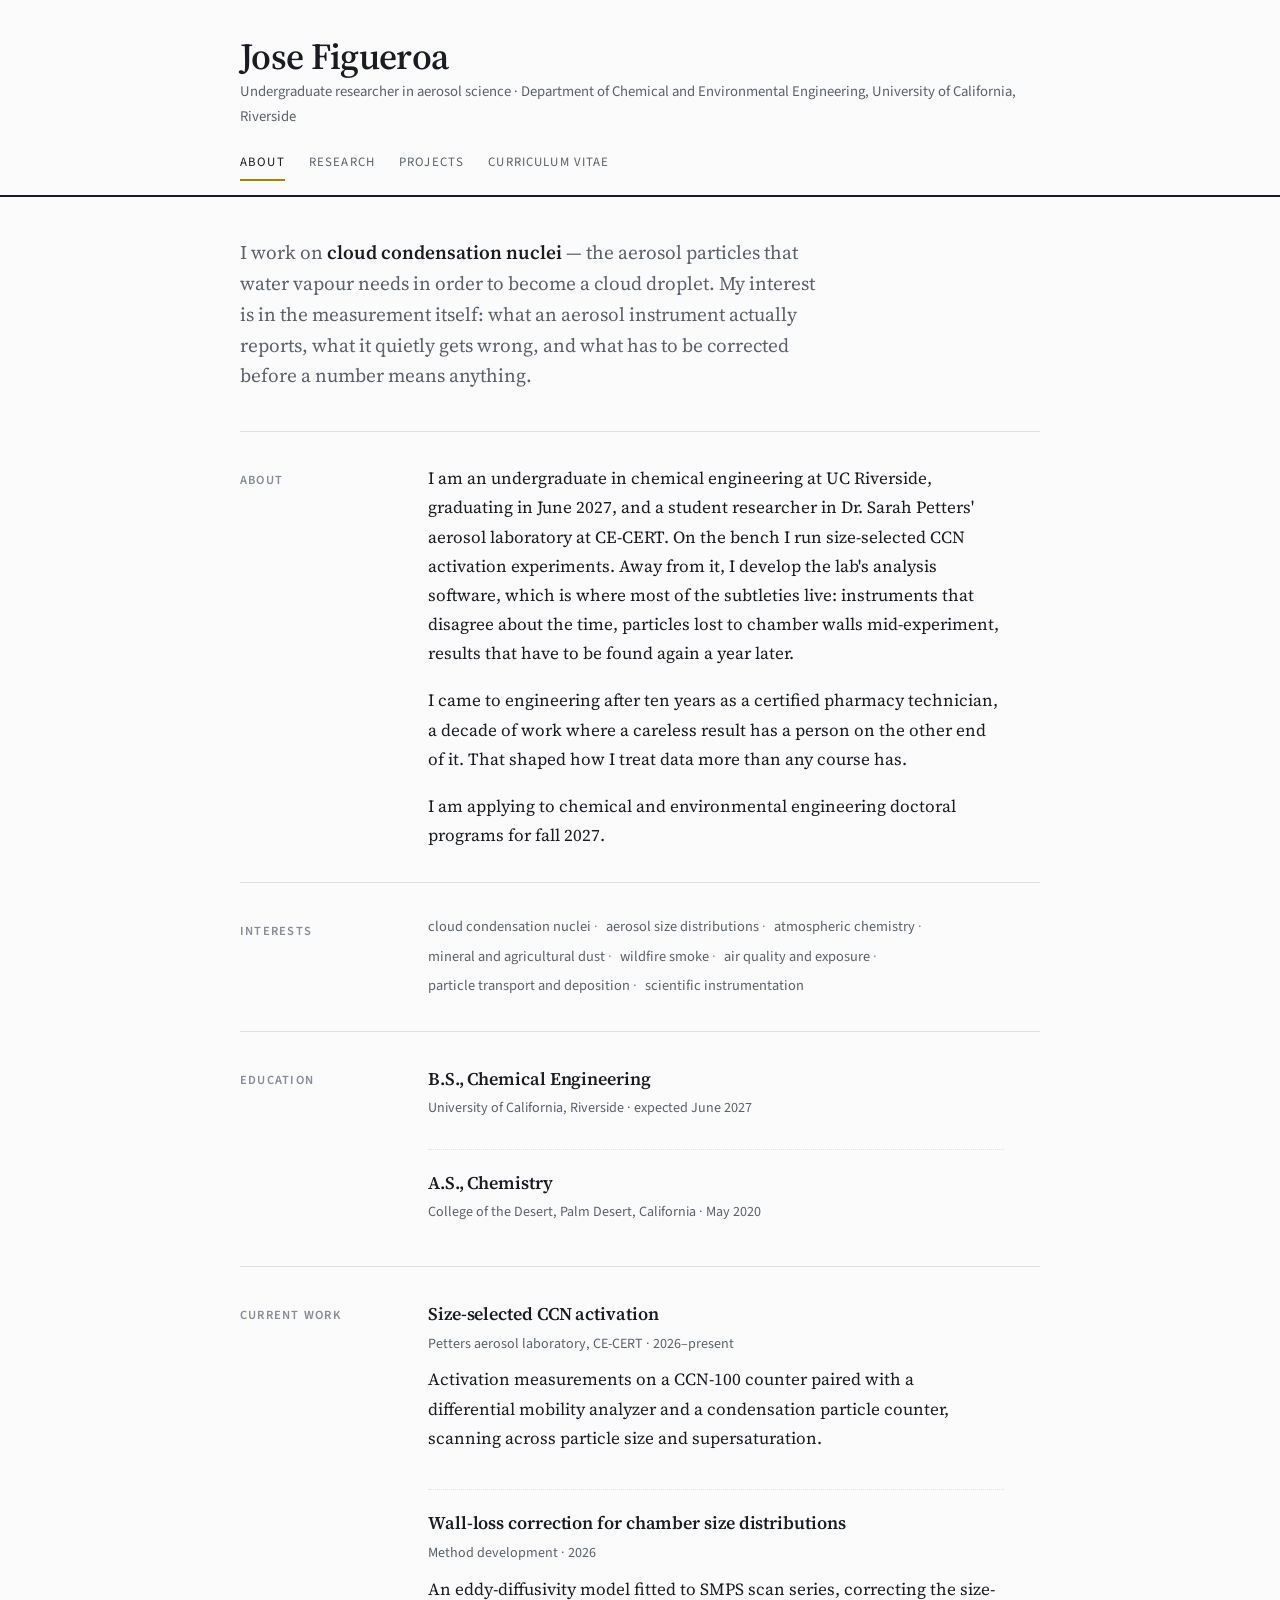
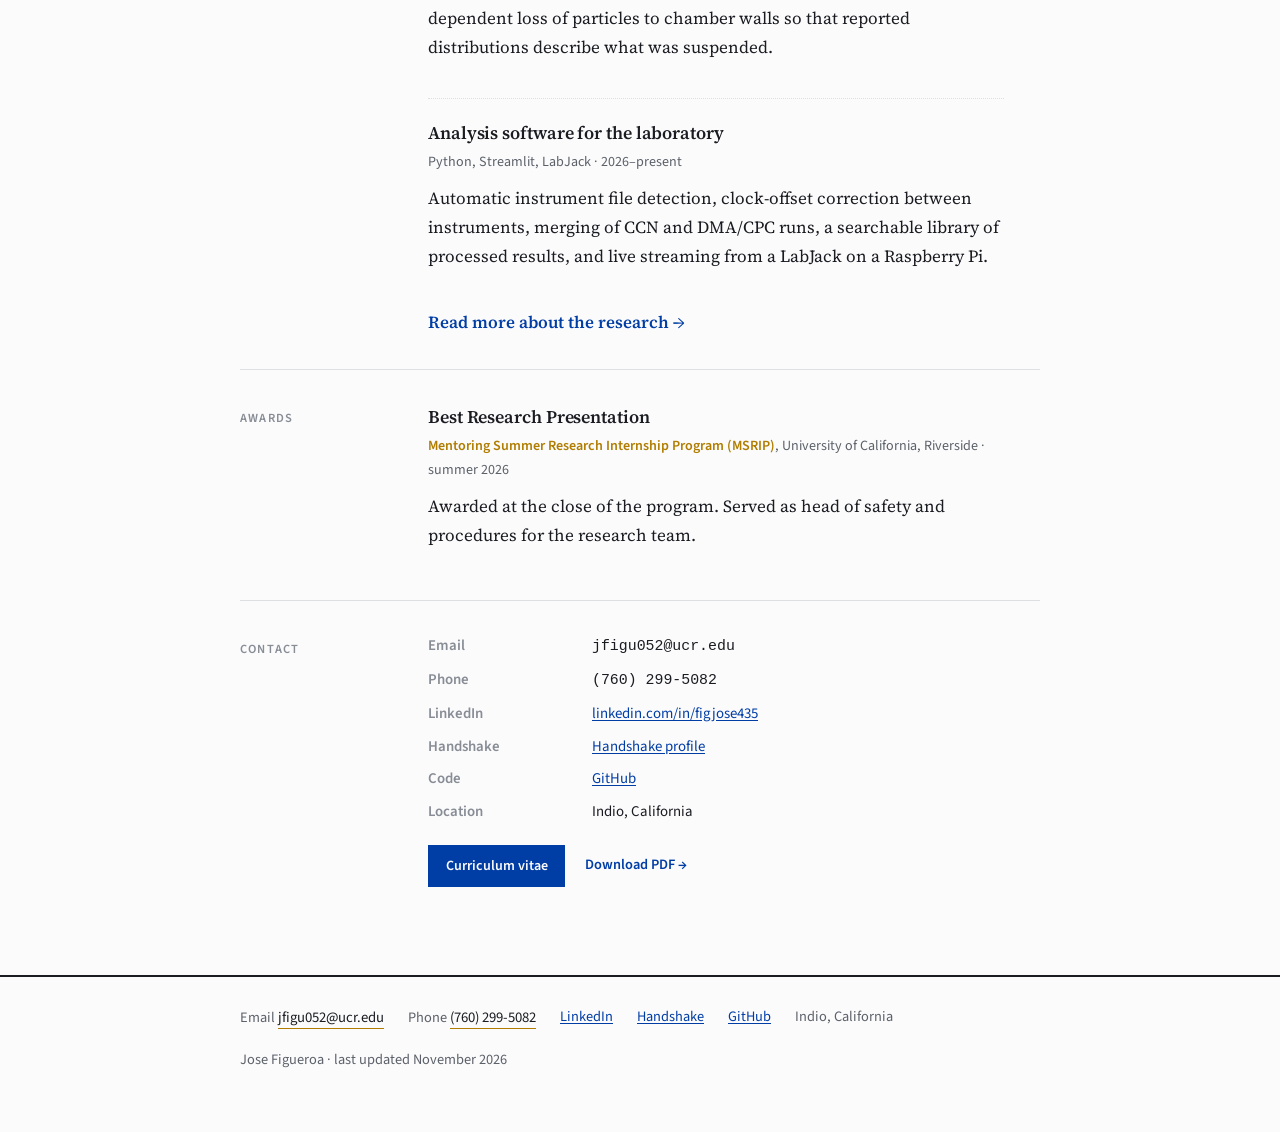
<file: index.html>
<!doctype html>
<html lang="en">
<head>
<meta charset="utf-8">
<meta name="viewport" content="width=device-width,initial-scale=1,viewport-fit=cover">
<meta name="claude:viewport-fit-sides" content="cover">
<title>Jose Figueroa</title>
<link rel="preconnect" href="https://fonts.googleapis.com">
<link rel="preconnect" href="https://fonts.gstatic.com" crossorigin>
<link rel="stylesheet" href="https://fonts.googleapis.com/css2?family=Source+Sans+3:wght@400;600&family=Source+Serif+4:opsz,wght@8..60,400;8..60,600&display=swap">
<link rel="stylesheet" href="style.css">
</head>
<body>
<header class="masthead"><div class="wrap">
  <h1 class="name"><a href="index.html">Jose Figueroa</a></h1>
  <p class="role">Undergraduate researcher in aerosol science &middot; Department of Chemical and Environmental Engineering, University of California, Riverside</p>
  <nav aria-label="Main">
    <a href="index.html" aria-current="page">About</a>
    <a href="research.html">Research</a>
    <a href="projects.html">Projects</a>
    <a href="resume.html">Curriculum Vitae</a>
  </nav>
</div></header>

<main><div class="wrap">

<p class="standfirst">I work on <strong>cloud condensation nuclei</strong> &mdash; the aerosol particles that water vapour needs in order to become a cloud droplet. My interest is in the measurement itself: what an aerosol instrument actually reports, what it quietly gets wrong, and what has to be corrected before a number means anything.</p>

<div class="row">
  <h2>About</h2>
  <div class="col">
    <p>I am an undergraduate in chemical engineering at UC Riverside, graduating in June 2027, and a student researcher in Dr.&nbsp;Sarah Petters' aerosol laboratory at CE-CERT. On the bench I run size-selected CCN activation experiments. Away from it, I develop the lab's analysis software, which is where most of the subtleties live: instruments that disagree about the time, particles lost to chamber walls mid-experiment, results that have to be found again a year later.</p>
    <p>I came to engineering after ten years as a certified pharmacy technician, a decade of work where a careless result has a person on the other end of it. That shaped how I treat data more than any course has.</p>
    <p>I am applying to chemical and environmental engineering doctoral programs for fall 2027.</p>
  </div>
</div>

<div class="row">
  <h2>Interests</h2>
  <div class="col">
    <ul class="keywords">
      <li>cloud condensation nuclei</li>
      <li>aerosol size distributions</li>
      <li>atmospheric chemistry</li>
      <li>mineral and agricultural dust</li>
      <li>wildfire smoke</li>
      <li>air quality and exposure</li>
      <li>particle transport and deposition</li>
      <li>scientific instrumentation</li>
    </ul>
  </div>
</div>

<div class="row">
  <h2>Education</h2>
  <div class="col">
    <div class="item">
      <h3>B.S., Chemical Engineering</h3>
      <p class="cite">University of California, Riverside &middot; expected June 2027</p>
    </div>
    <div class="item">
      <h3>A.S., Chemistry</h3>
      <p class="cite">College of the Desert, Palm Desert, California &middot; May 2020</p>
    </div>
  </div>
</div>

<div class="row">
  <h2>Current work</h2>
  <div class="col">
    <div class="item">
      <h3>Size-selected CCN activation</h3>
      <p class="cite">Petters aerosol laboratory, CE-CERT &middot; 2026&ndash;present</p>
      <p>Activation measurements on a CCN-100 counter paired with a differential mobility analyzer and a condensation particle counter, scanning across particle size and supersaturation.</p>
    </div>
    <div class="item">
      <h3>Wall-loss correction for chamber size distributions</h3>
      <p class="cite">Method development &middot; 2026</p>
      <p>An eddy-diffusivity model fitted to SMPS scan series, correcting the size-dependent loss of particles to chamber walls so that reported distributions describe what was suspended.</p>
    </div>
    <div class="item">
      <h3>Analysis software for the laboratory</h3>
      <p class="cite">Python, Streamlit, LabJack &middot; 2026&ndash;present</p>
      <p>Automatic instrument file detection, clock-offset correction between instruments, merging of CCN and DMA/CPC runs, a searchable library of processed results, and live streaming from a LabJack on a Raspberry Pi.</p>
    </div>
    <p><a class="link-arrow" href="research.html">Read more about the research</a></p>
  </div>
</div>

<div class="row">
  <h2>Awards</h2>
  <div class="col">
    <div class="item">
      <h3>Best Research Presentation</h3>
      <p class="cite"><em>Mentoring Summer Research Internship Program (MSRIP)</em>, University of California, Riverside &middot; summer 2026</p>
      <p>Awarded at the close of the program. Served as head of safety and procedures for the research team.</p>
    </div>
  </div>
</div>

<div class="row">
  <div class="rowhead">Contact</div>
  <div class="col">
    <dl class="deflist">
      <dt>Email</dt><dd><code>jfigu052@ucr.edu</code></dd>
      <dt>Phone</dt><dd><code>(760) 299-5082</code></dd>
      <dt>LinkedIn</dt><dd><a href="https://www.linkedin.com/in/figjose435">linkedin.com/in/figjose435</a></dd>
      <dt>Handshake</dt><dd><a href="https://app.joinhandshake.com/profiles/rjaf6t">Handshake profile</a></dd>
      <dt>Code</dt><dd><a href="https://github.com/josefigueroa-435">GitHub</a></dd>
      <dt>Location</dt><dd>Indio, California</dd>
    </dl>
    <div class="actions">
      <a class="btn" href="resume.html">Curriculum vitae</a>
      <a class="link-arrow" href="Jose-Figueroa-Resume.pdf">Download PDF</a>
    </div>
  </div>
</div>

</div></main>

<footer><div class="wrap">
  <ul class="contact">
    <li>Email <code>jfigu052@ucr.edu</code></li>
    <li>Phone <code>(760) 299-5082</code></li>
    <li><a href="https://www.linkedin.com/in/figjose435">LinkedIn</a></li>
    <li><a href="https://app.joinhandshake.com/profiles/rjaf6t">Handshake</a></li>
    <li><a href="https://github.com/josefigueroa-435">GitHub</a></li>
    <li>Indio, California</li>
  </ul>
  <p>Jose Figueroa &middot; last updated November 2026</p>
</div></footer>
</body>
</html>
</file>
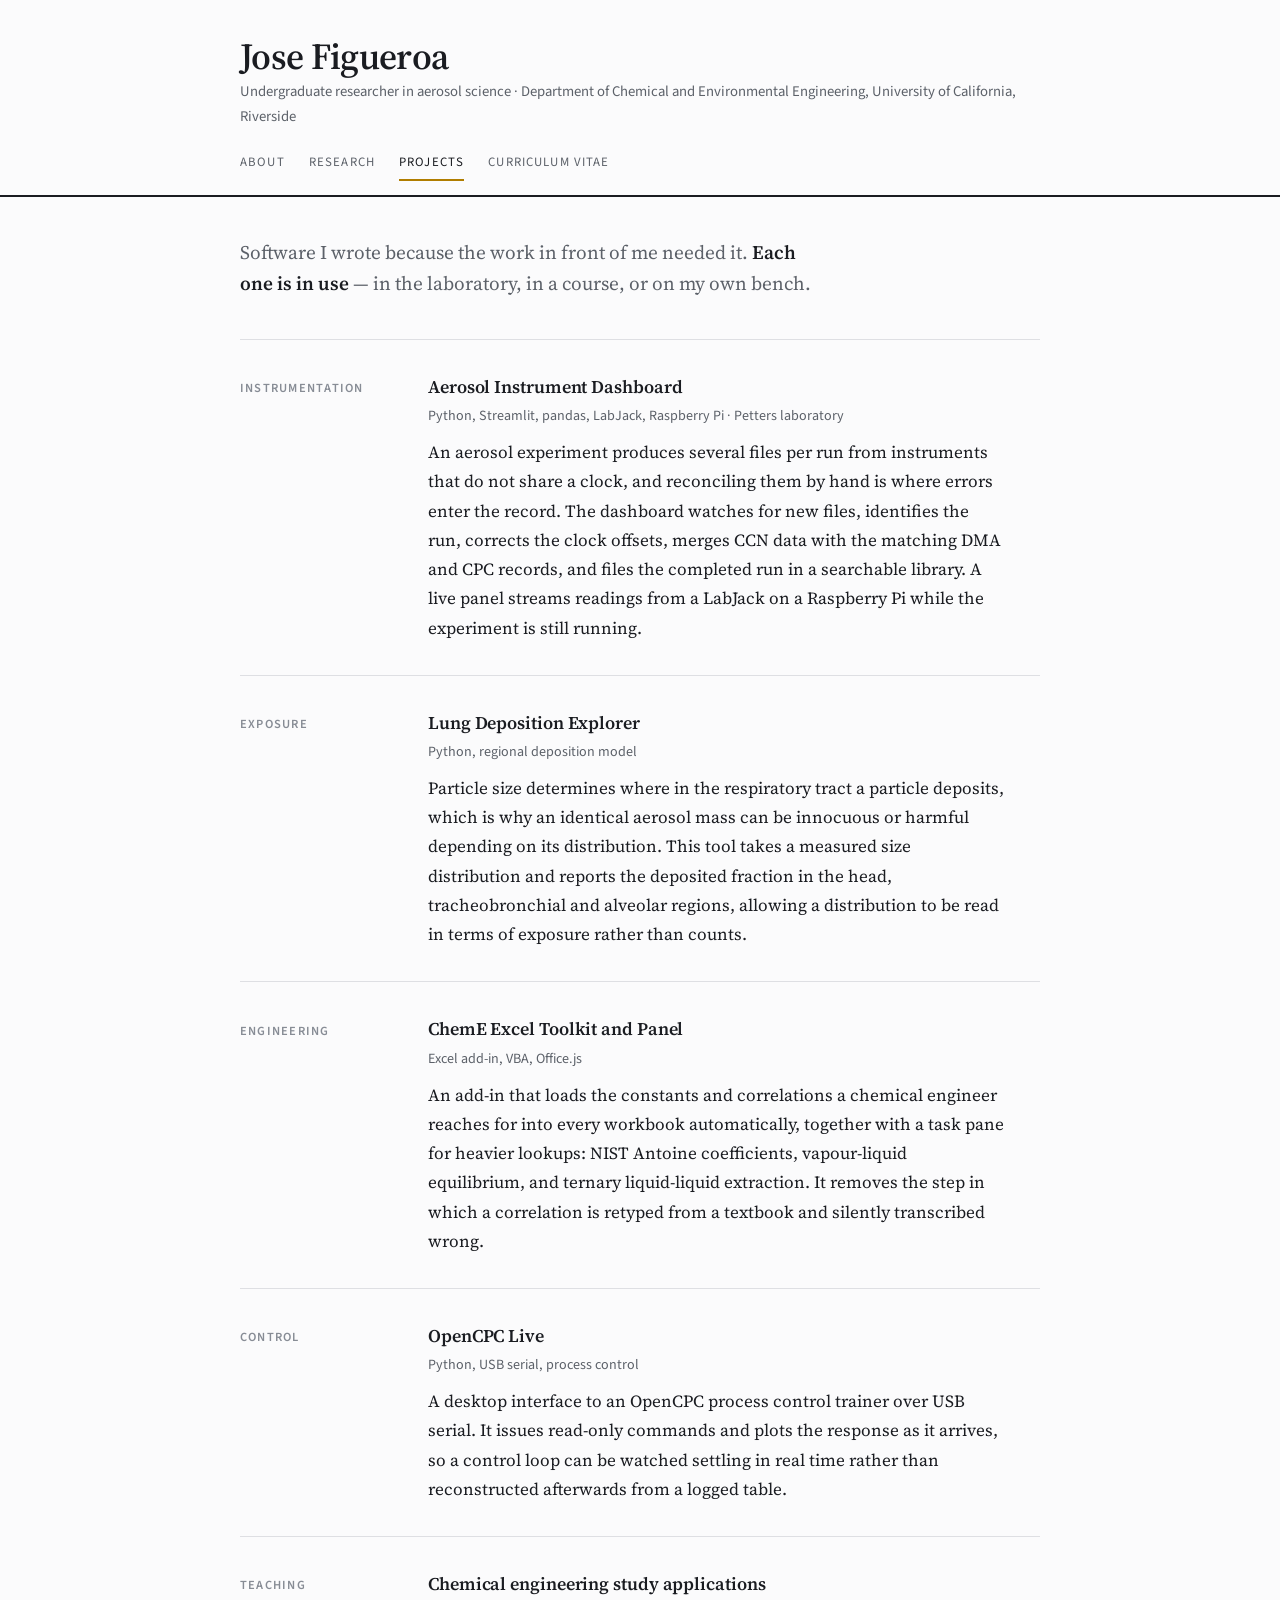
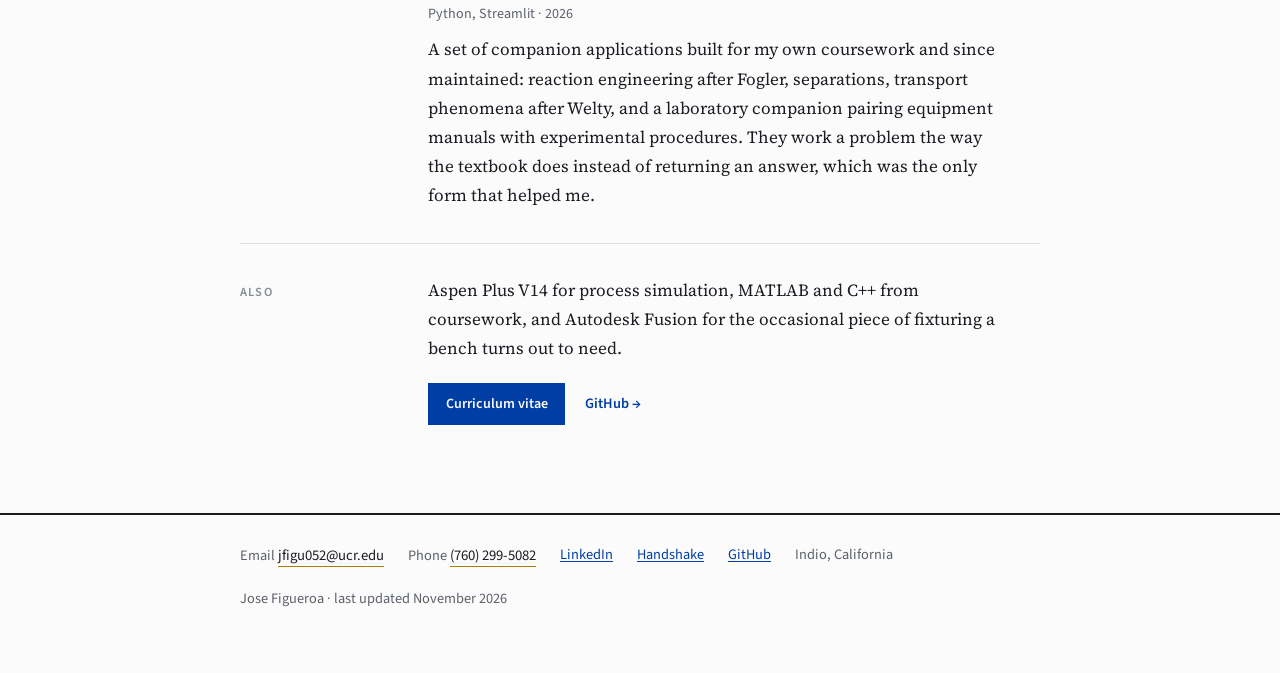
<file: projects.html>
<!doctype html>
<html lang="en">
<head>
<meta charset="utf-8">
<meta name="viewport" content="width=device-width,initial-scale=1,viewport-fit=cover">
<title>Projects &ndash; Jose Figueroa</title>
<link rel="preconnect" href="https://fonts.googleapis.com">
<link rel="preconnect" href="https://fonts.gstatic.com" crossorigin>
<link rel="stylesheet" href="https://fonts.googleapis.com/css2?family=Source+Sans+3:wght@400;600&family=Source+Serif+4:opsz,wght@8..60,400;8..60,600&display=swap">
<link rel="stylesheet" href="style.css">
</head>
<body>
<header class="masthead"><div class="wrap">
  <h1 class="name"><a href="index.html">Jose Figueroa</a></h1>
  <p class="role">Undergraduate researcher in aerosol science &middot; Department of Chemical and Environmental Engineering, University of California, Riverside</p>
  <nav aria-label="Main">
    <a href="index.html">About</a>
    <a href="research.html">Research</a>
    <a href="projects.html" aria-current="page">Projects</a>
    <a href="resume.html">Curriculum Vitae</a>
  </nav>
</div></header>

<main><div class="wrap">

<p class="standfirst">Software I wrote because the work in front of me needed it. <strong>Each one is in use</strong> &mdash; in the laboratory, in a course, or on my own bench.</p>

<div class="row">
  <h2>Instrumentation</h2>
  <div class="col">
    <h3>Aerosol Instrument Dashboard</h3>
    <p class="cite">Python, Streamlit, pandas, LabJack, Raspberry Pi &middot; Petters laboratory</p>
    <p>An aerosol experiment produces several files per run from instruments that do not share a clock, and reconciling them by hand is where errors enter the record. The dashboard watches for new files, identifies the run, corrects the clock offsets, merges CCN data with the matching DMA and CPC records, and files the completed run in a searchable library. A live panel streams readings from a LabJack on a Raspberry Pi while the experiment is still running.</p>
  </div>
</div>

<div class="row">
  <h2>Exposure</h2>
  <div class="col">
    <h3>Lung Deposition Explorer</h3>
    <p class="cite">Python, regional deposition model</p>
    <p>Particle size determines where in the respiratory tract a particle deposits, which is why an identical aerosol mass can be innocuous or harmful depending on its distribution. This tool takes a measured size distribution and reports the deposited fraction in the head, tracheobronchial and alveolar regions, allowing a distribution to be read in terms of exposure rather than counts.</p>
  </div>
</div>

<div class="row">
  <h2>Engineering</h2>
  <div class="col">
    <h3>ChemE Excel Toolkit and Panel</h3>
    <p class="cite">Excel add-in, VBA, Office.js</p>
    <p>An add-in that loads the constants and correlations a chemical engineer reaches for into every workbook automatically, together with a task pane for heavier lookups: NIST Antoine coefficients, vapour-liquid equilibrium, and ternary liquid-liquid extraction. It removes the step in which a correlation is retyped from a textbook and silently transcribed wrong.</p>
  </div>
</div>

<div class="row">
  <h2>Control</h2>
  <div class="col">
    <h3>OpenCPC Live</h3>
    <p class="cite">Python, USB serial, process control</p>
    <p>A desktop interface to an OpenCPC process control trainer over USB serial. It issues read-only commands and plots the response as it arrives, so a control loop can be watched settling in real time rather than reconstructed afterwards from a logged table.</p>
  </div>
</div>

<div class="row">
  <h2>Teaching</h2>
  <div class="col">
    <h3>Chemical engineering study applications</h3>
    <p class="cite">Python, Streamlit &middot; 2026</p>
    <p>A set of companion applications built for my own coursework and since maintained: reaction engineering after Fogler, separations, transport phenomena after Welty, and a laboratory companion pairing equipment manuals with experimental procedures. They work a problem the way the textbook does instead of returning an answer, which was the only form that helped me.</p>
  </div>
</div>

<div class="row">
  <div class="rowhead">Also</div>
  <div class="col">
    <p>Aspen Plus V14 for process simulation, MATLAB and C++ from coursework, and Autodesk Fusion for the occasional piece of fixturing a bench turns out to need.</p>
    <div class="actions">
      <a class="btn" href="resume.html">Curriculum vitae</a>
      <a class="link-arrow" href="https://github.com/josefigueroa-435">GitHub</a>
    </div>
  </div>
</div>

</div></main>

<footer><div class="wrap">
  <ul class="contact">
    <li>Email <code>jfigu052@ucr.edu</code></li>
    <li>Phone <code>(760) 299-5082</code></li>
    <li><a href="https://www.linkedin.com/in/figjose435">LinkedIn</a></li>
    <li><a href="https://app.joinhandshake.com/profiles/rjaf6t">Handshake</a></li>
    <li><a href="https://github.com/josefigueroa-435">GitHub</a></li>
    <li>Indio, California</li>
  </ul>
  <p>Jose Figueroa &middot; last updated November 2026</p>
</div></footer>
</body>
</html>
</file>
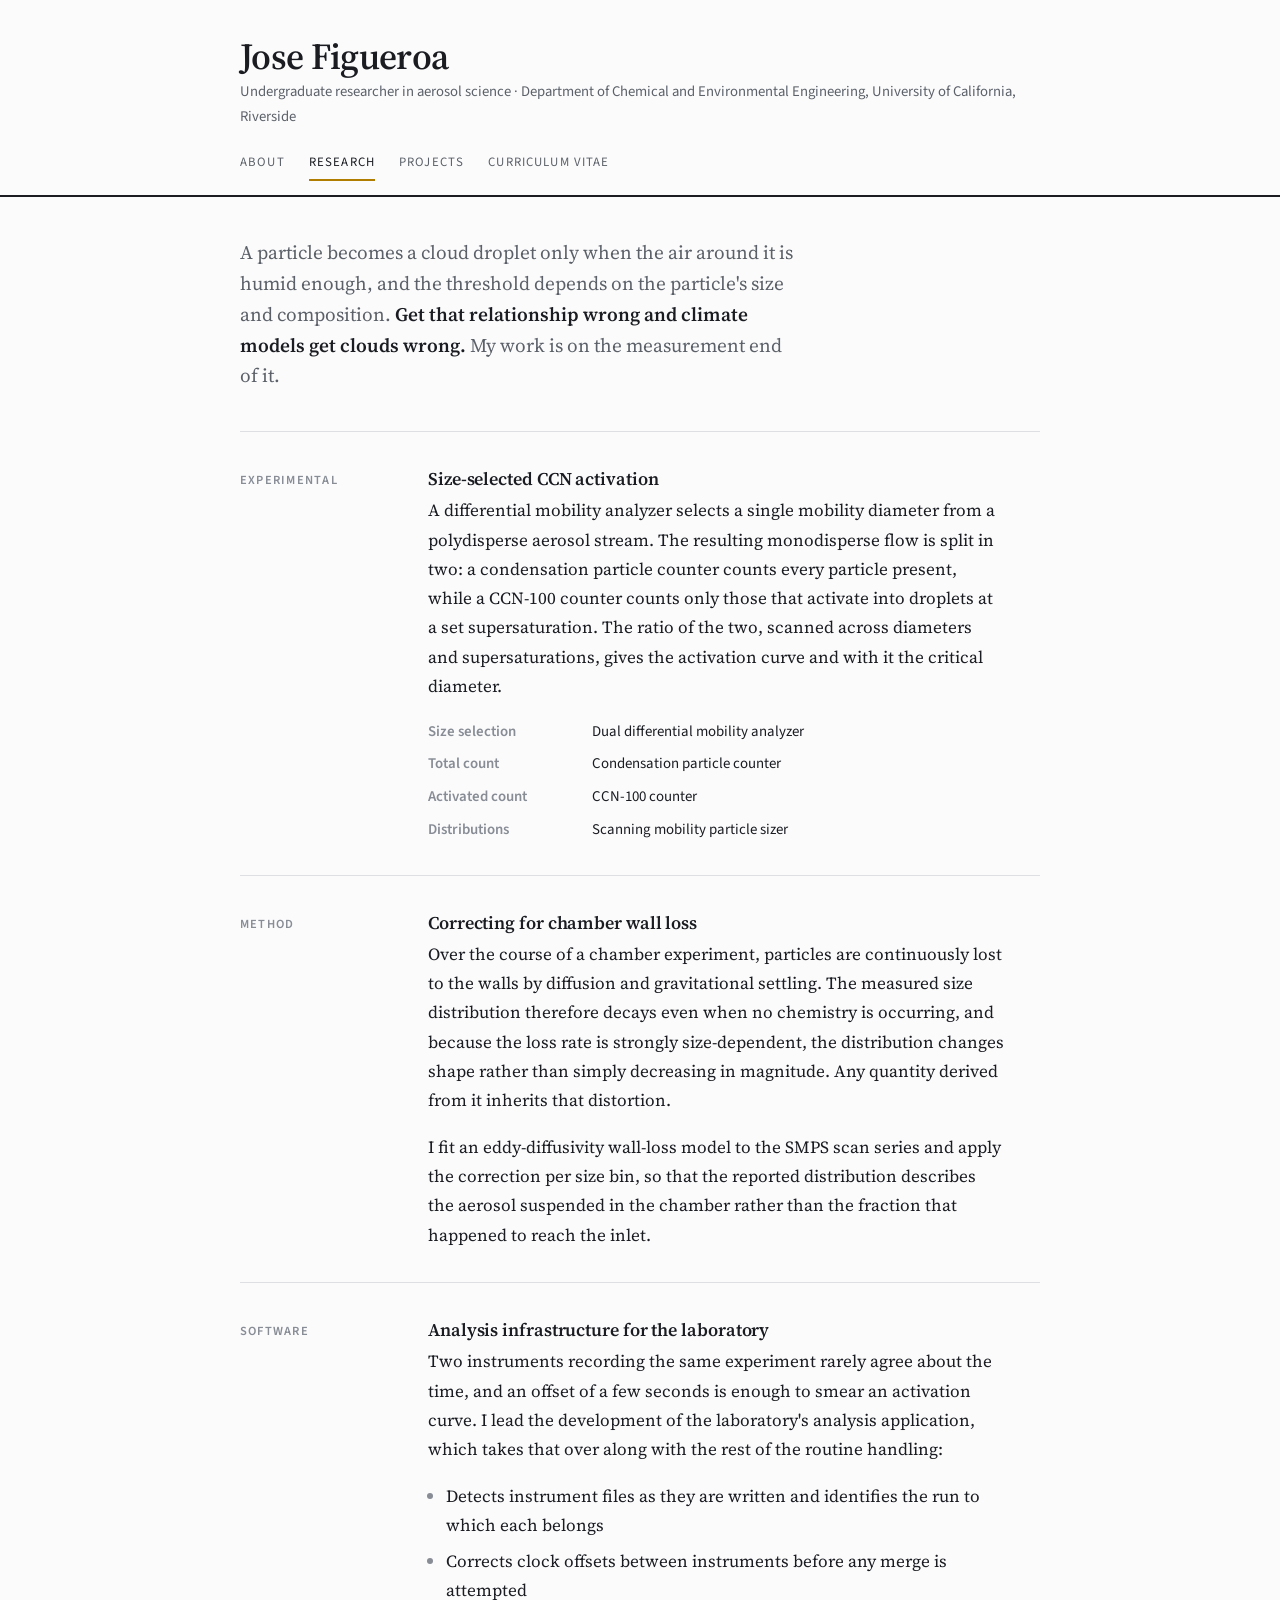
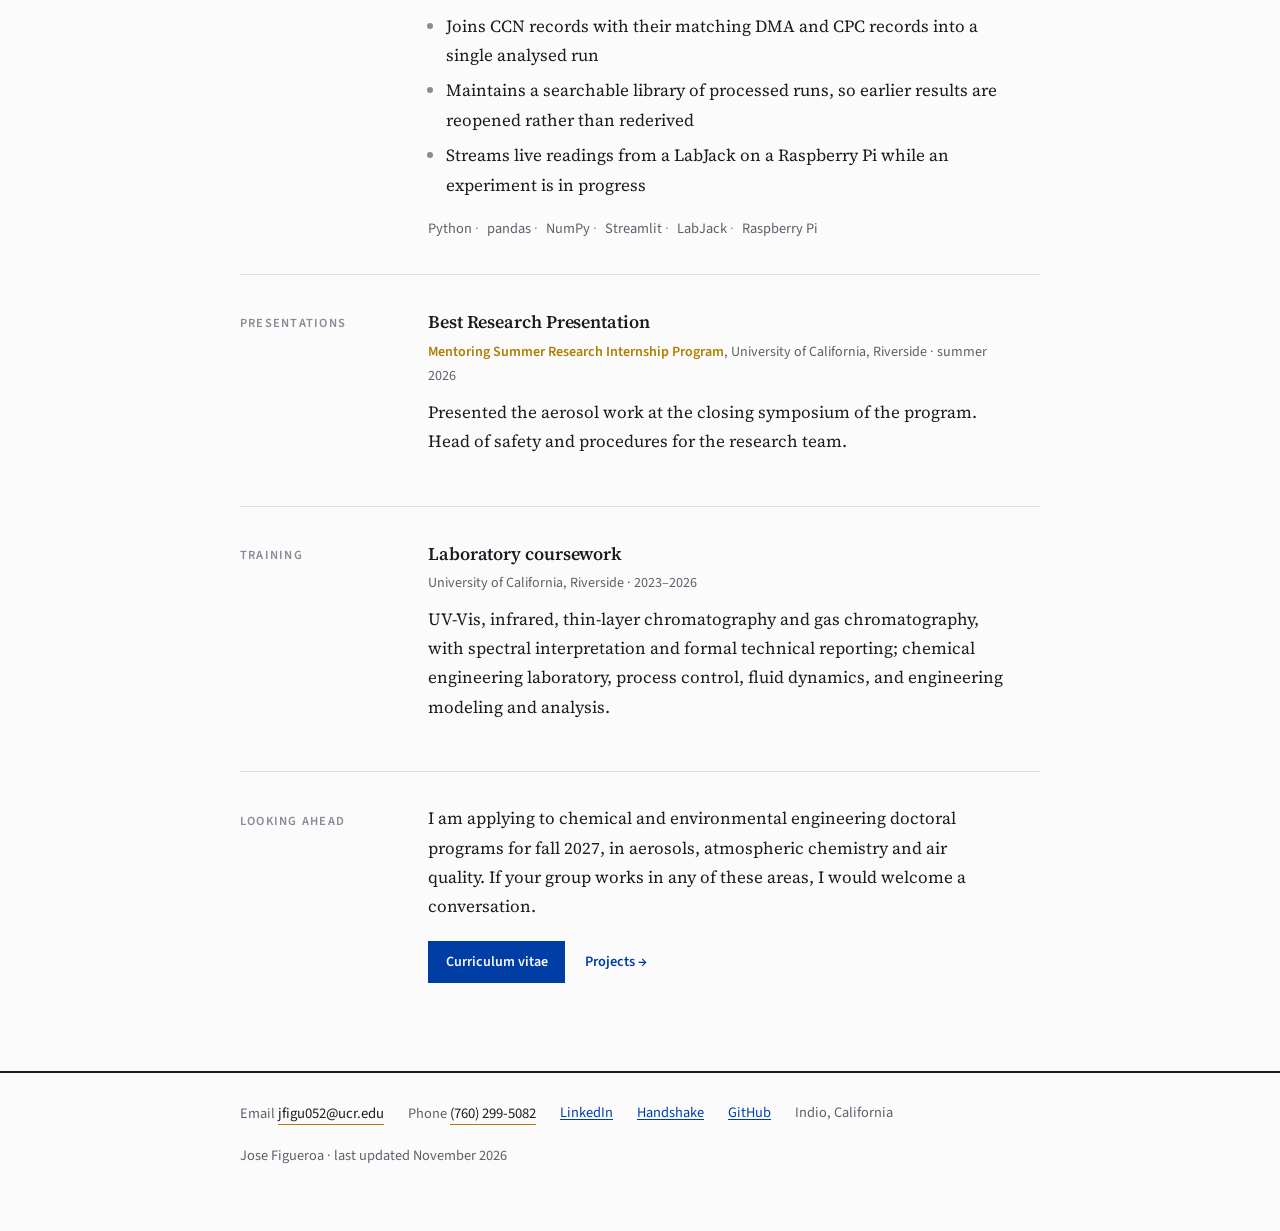
<file: research.html>
<!doctype html>
<html lang="en">
<head>
<meta charset="utf-8">
<meta name="viewport" content="width=device-width,initial-scale=1,viewport-fit=cover">
<title>Research &ndash; Jose Figueroa</title>
<link rel="preconnect" href="https://fonts.googleapis.com">
<link rel="preconnect" href="https://fonts.gstatic.com" crossorigin>
<link rel="stylesheet" href="https://fonts.googleapis.com/css2?family=Source+Sans+3:wght@400;600&family=Source+Serif+4:opsz,wght@8..60,400;8..60,600&display=swap">
<link rel="stylesheet" href="style.css">
</head>
<body>
<header class="masthead"><div class="wrap">
  <h1 class="name"><a href="index.html">Jose Figueroa</a></h1>
  <p class="role">Undergraduate researcher in aerosol science &middot; Department of Chemical and Environmental Engineering, University of California, Riverside</p>
  <nav aria-label="Main">
    <a href="index.html">About</a>
    <a href="research.html" aria-current="page">Research</a>
    <a href="projects.html">Projects</a>
    <a href="resume.html">Curriculum Vitae</a>
  </nav>
</div></header>

<main><div class="wrap">

<p class="standfirst">A particle becomes a cloud droplet only when the air around it is humid enough, and the threshold depends on the particle's size and composition. <strong>Get that relationship wrong and climate models get clouds wrong.</strong> My work is on the measurement end of it.</p>

<div class="row">
  <h2>Experimental</h2>
  <div class="col">
    <h3>Size-selected CCN activation</h3>
    <p>A differential mobility analyzer selects a single mobility diameter from a polydisperse aerosol stream. The resulting monodisperse flow is split in two: a condensation particle counter counts every particle present, while a CCN-100 counter counts only those that activate into droplets at a set supersaturation. The ratio of the two, scanned across diameters and supersaturations, gives the activation curve and with it the critical diameter.</p>
    <dl class="deflist">
      <dt>Size selection</dt><dd>Dual differential mobility analyzer</dd>
      <dt>Total count</dt><dd>Condensation particle counter</dd>
      <dt>Activated count</dt><dd>CCN-100 counter</dd>
      <dt>Distributions</dt><dd>Scanning mobility particle sizer</dd>
    </dl>
  </div>
</div>

<div class="row">
  <h2>Method</h2>
  <div class="col">
    <h3>Correcting for chamber wall loss</h3>
    <p>Over the course of a chamber experiment, particles are continuously lost to the walls by diffusion and gravitational settling. The measured size distribution therefore decays even when no chemistry is occurring, and because the loss rate is strongly size-dependent, the distribution changes shape rather than simply decreasing in magnitude. Any quantity derived from it inherits that distortion.</p>
    <p>I fit an eddy-diffusivity wall-loss model to the SMPS scan series and apply the correction per size bin, so that the reported distribution describes the aerosol suspended in the chamber rather than the fraction that happened to reach the inlet.</p>
  </div>
</div>

<div class="row">
  <h2>Software</h2>
  <div class="col">
    <h3>Analysis infrastructure for the laboratory</h3>
    <p>Two instruments recording the same experiment rarely agree about the time, and an offset of a few seconds is enough to smear an activation curve. I lead the development of the laboratory's analysis application, which takes that over along with the rest of the routine handling:</p>
    <ul>
      <li>Detects instrument files as they are written and identifies the run to which each belongs</li>
      <li>Corrects clock offsets between instruments before any merge is attempted</li>
      <li>Joins CCN records with their matching DMA and CPC records into a single analysed run</li>
      <li>Maintains a searchable library of processed runs, so earlier results are reopened rather than rederived</li>
      <li>Streams live readings from a LabJack on a Raspberry Pi while an experiment is in progress</li>
    </ul>
    <ul class="keywords">
      <li>Python</li><li>pandas</li><li>NumPy</li><li>Streamlit</li><li>LabJack</li><li>Raspberry Pi</li>
    </ul>
  </div>
</div>

<div class="row">
  <h2>Presentations</h2>
  <div class="col">
    <div class="item">
      <h3>Best Research Presentation</h3>
      <p class="cite"><em>Mentoring Summer Research Internship Program</em>, University of California, Riverside &middot; summer 2026</p>
      <p>Presented the aerosol work at the closing symposium of the program. Head of safety and procedures for the research team.</p>
    </div>
  </div>
</div>

<div class="row">
  <h2>Training</h2>
  <div class="col">
    <div class="item">
      <h3>Laboratory coursework</h3>
      <p class="cite">University of California, Riverside &middot; 2023&ndash;2026</p>
      <p>UV-Vis, infrared, thin-layer chromatography and gas chromatography, with spectral interpretation and formal technical reporting; chemical engineering laboratory, process control, fluid dynamics, and engineering modeling and analysis.</p>
    </div>
  </div>
</div>

<div class="row">
  <div class="rowhead">Looking ahead</div>
  <div class="col">
    <p>I am applying to chemical and environmental engineering doctoral programs for fall 2027, in aerosols, atmospheric chemistry and air quality. If your group works in any of these areas, I would welcome a conversation.</p>
    <div class="actions">
      <a class="btn" href="resume.html">Curriculum vitae</a>
      <a class="link-arrow" href="projects.html">Projects</a>
    </div>
  </div>
</div>

</div></main>

<footer><div class="wrap">
  <ul class="contact">
    <li>Email <code>jfigu052@ucr.edu</code></li>
    <li>Phone <code>(760) 299-5082</code></li>
    <li><a href="https://www.linkedin.com/in/figjose435">LinkedIn</a></li>
    <li><a href="https://app.joinhandshake.com/profiles/rjaf6t">Handshake</a></li>
    <li><a href="https://github.com/josefigueroa-435">GitHub</a></li>
    <li>Indio, California</li>
  </ul>
  <p>Jose Figueroa &middot; last updated November 2026</p>
</div></footer>
</body>
</html>
</file>
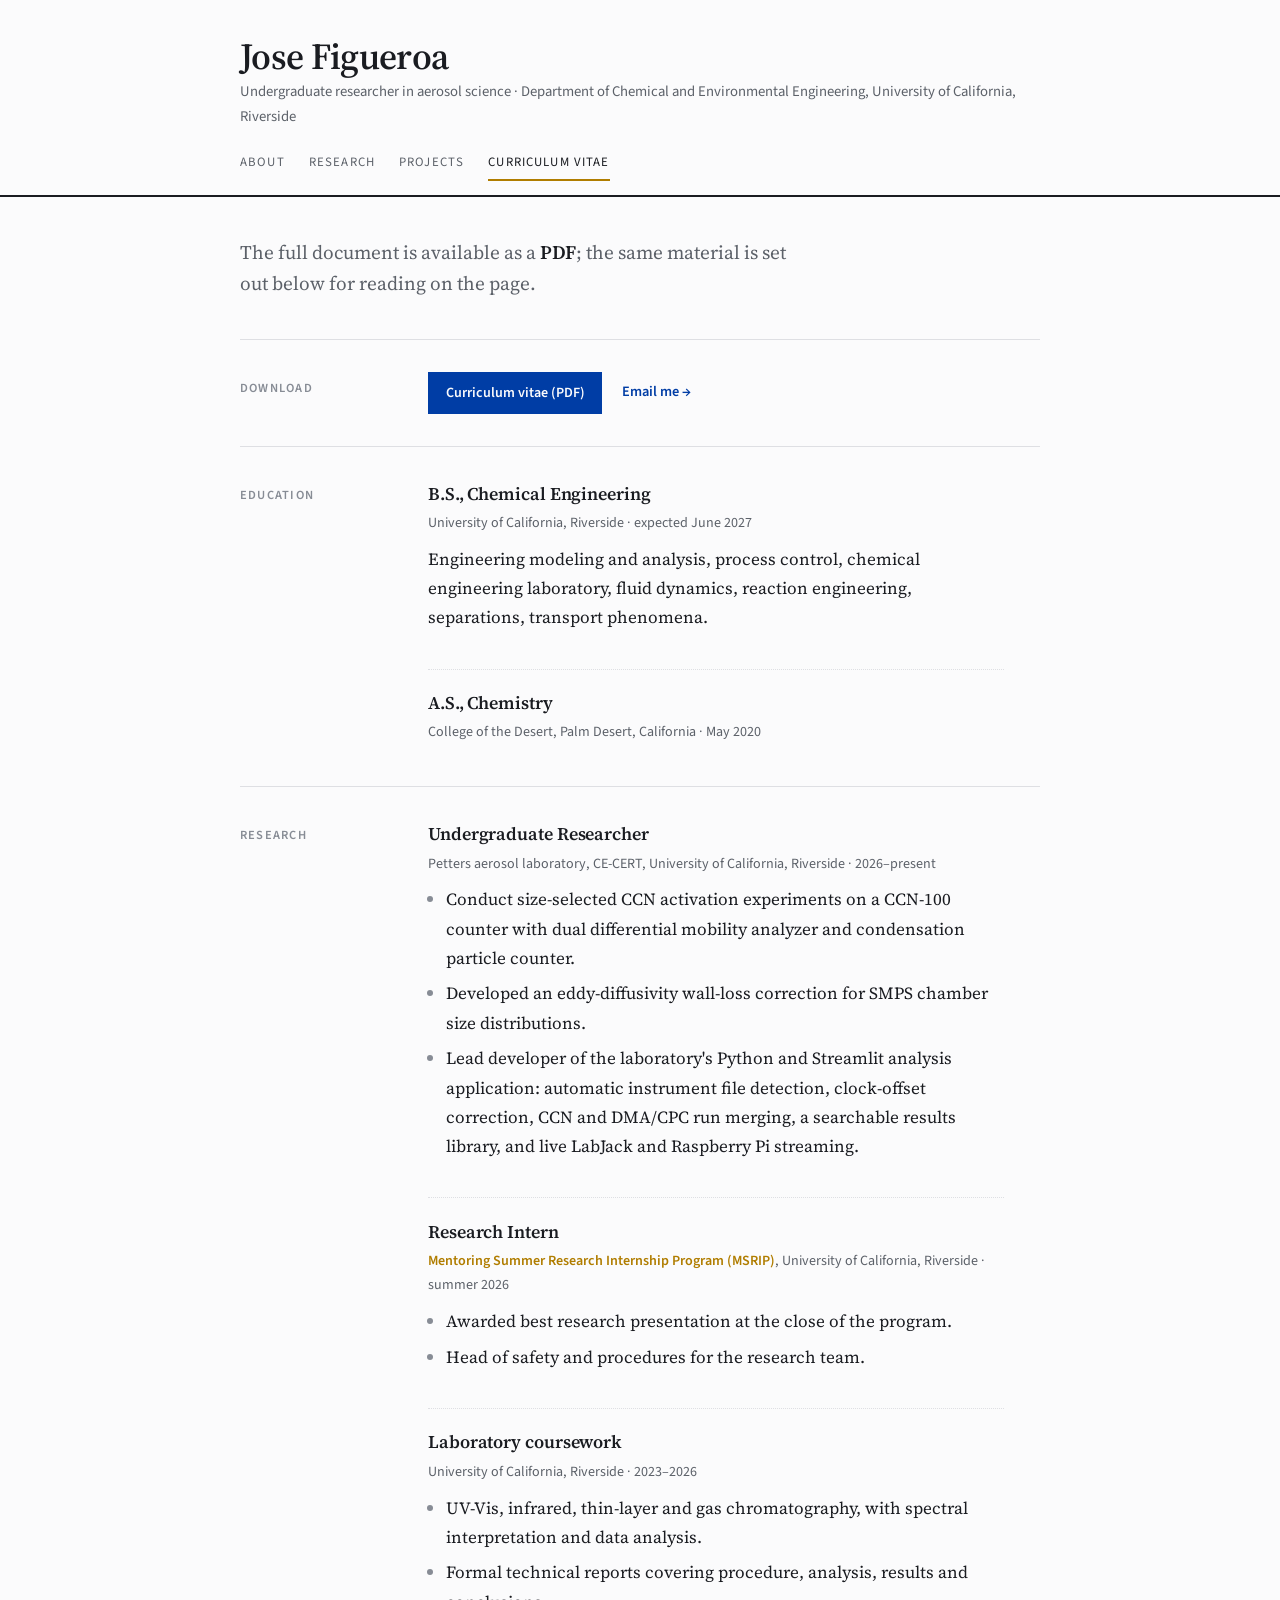
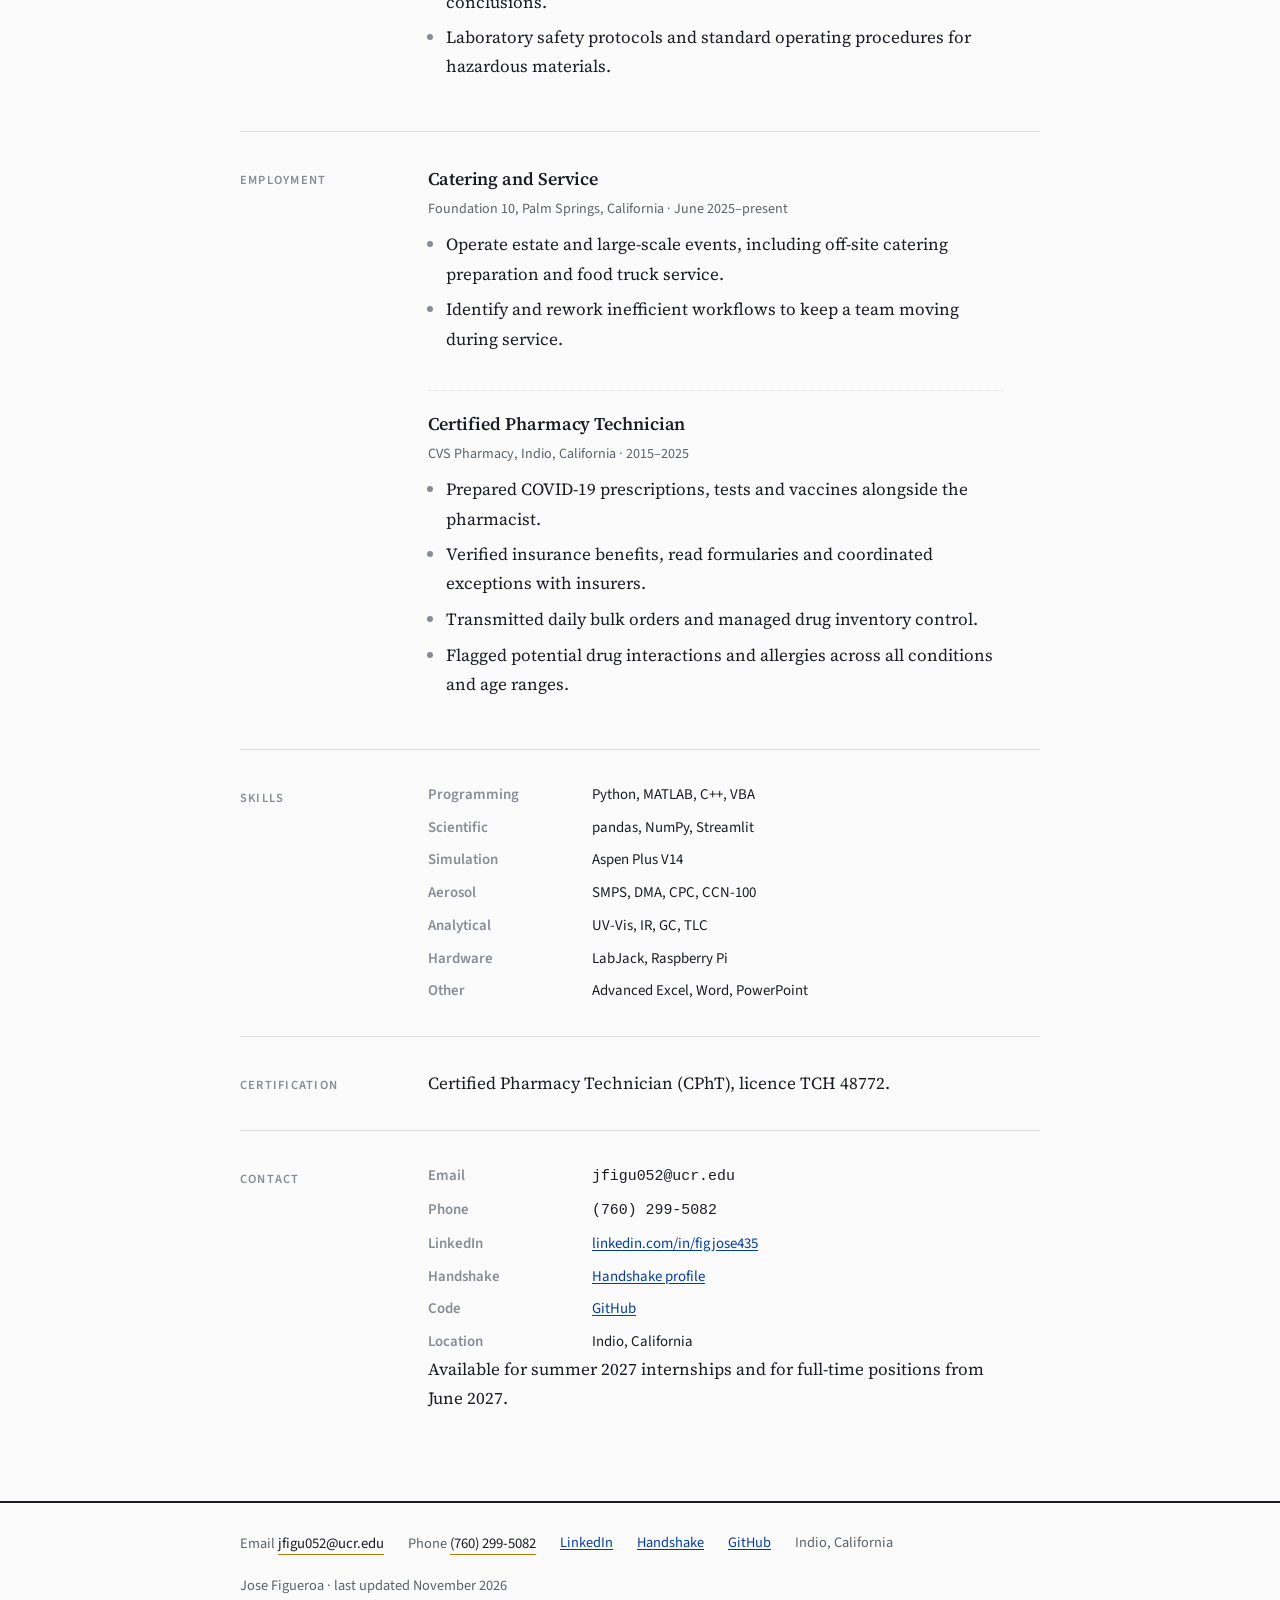
<file: resume.html>
<!doctype html>
<html lang="en">
<head>
<meta charset="utf-8">
<meta name="viewport" content="width=device-width,initial-scale=1,viewport-fit=cover">
<title>Curriculum Vitae &ndash; Jose Figueroa</title>
<link rel="preconnect" href="https://fonts.googleapis.com">
<link rel="preconnect" href="https://fonts.gstatic.com" crossorigin>
<link rel="stylesheet" href="https://fonts.googleapis.com/css2?family=Source+Sans+3:wght@400;600&family=Source+Serif+4:opsz,wght@8..60,400;8..60,600&display=swap">
<link rel="stylesheet" href="style.css">
</head>
<body>
<header class="masthead"><div class="wrap">
  <h1 class="name"><a href="index.html">Jose Figueroa</a></h1>
  <p class="role">Undergraduate researcher in aerosol science &middot; Department of Chemical and Environmental Engineering, University of California, Riverside</p>
  <nav aria-label="Main">
    <a href="index.html">About</a>
    <a href="research.html">Research</a>
    <a href="projects.html">Projects</a>
    <a href="resume.html" aria-current="page">Curriculum Vitae</a>
  </nav>
</div></header>

<main><div class="wrap">

<p class="standfirst">The full document is available as a <strong>PDF</strong>; the same material is set out below for reading on the page.</p>

<div class="row">
  <div class="rowhead">Download</div>
  <div class="col">
    <div class="actions">
      <a class="btn" href="Jose-Figueroa-Resume.pdf">Curriculum vitae (PDF)</a>
      <a class="link-arrow" href="mailto:jfigu052@ucr.edu">Email me</a>
    </div>
  </div>
</div>

<div class="row">
  <h2>Education</h2>
  <div class="col">
    <div class="item">
      <h3>B.S., Chemical Engineering</h3>
      <p class="cite">University of California, Riverside &middot; expected June 2027</p>
      <p>Engineering modeling and analysis, process control, chemical engineering laboratory, fluid dynamics, reaction engineering, separations, transport phenomena.</p>
    </div>
    <div class="item">
      <h3>A.S., Chemistry</h3>
      <p class="cite">College of the Desert, Palm Desert, California &middot; May 2020</p>
    </div>
  </div>
</div>

<div class="row">
  <h2>Research</h2>
  <div class="col">
    <div class="item">
      <h3>Undergraduate Researcher</h3>
      <p class="cite">Petters aerosol laboratory, CE-CERT, University of California, Riverside &middot; 2026&ndash;present</p>
      <ul>
        <li>Conduct size-selected CCN activation experiments on a CCN-100 counter with dual differential mobility analyzer and condensation particle counter.</li>
        <li>Developed an eddy-diffusivity wall-loss correction for SMPS chamber size distributions.</li>
        <li>Lead developer of the laboratory's Python and Streamlit analysis application: automatic instrument file detection, clock-offset correction, CCN and DMA/CPC run merging, a searchable results library, and live LabJack and Raspberry Pi streaming.</li>
      </ul>
    </div>
    <div class="item">
      <h3>Research Intern</h3>
      <p class="cite"><em>Mentoring Summer Research Internship Program (MSRIP)</em>, University of California, Riverside &middot; summer 2026</p>
      <ul>
        <li>Awarded best research presentation at the close of the program.</li>
        <li>Head of safety and procedures for the research team.</li>
      </ul>
    </div>
    <div class="item">
      <h3>Laboratory coursework</h3>
      <p class="cite">University of California, Riverside &middot; 2023&ndash;2026</p>
      <ul>
        <li>UV-Vis, infrared, thin-layer and gas chromatography, with spectral interpretation and data analysis.</li>
        <li>Formal technical reports covering procedure, analysis, results and conclusions.</li>
        <li>Laboratory safety protocols and standard operating procedures for hazardous materials.</li>
      </ul>
    </div>
  </div>
</div>

<div class="row">
  <h2>Employment</h2>
  <div class="col">
    <div class="item">
      <h3>Catering and Service</h3>
      <p class="cite">Foundation 10, Palm Springs, California &middot; June 2025&ndash;present</p>
      <ul>
        <li>Operate estate and large-scale events, including off-site catering preparation and food truck service.</li>
        <li>Identify and rework inefficient workflows to keep a team moving during service.</li>
      </ul>
    </div>
    <div class="item">
      <h3>Certified Pharmacy Technician</h3>
      <p class="cite">CVS Pharmacy, Indio, California &middot; 2015&ndash;2025</p>
      <ul>
        <li>Prepared COVID-19 prescriptions, tests and vaccines alongside the pharmacist.</li>
        <li>Verified insurance benefits, read formularies and coordinated exceptions with insurers.</li>
        <li>Transmitted daily bulk orders and managed drug inventory control.</li>
        <li>Flagged potential drug interactions and allergies across all conditions and age ranges.</li>
      </ul>
    </div>
  </div>
</div>

<div class="row">
  <h2>Skills</h2>
  <div class="col">
    <dl class="deflist">
      <dt>Programming</dt><dd>Python, MATLAB, C++, VBA</dd>
      <dt>Scientific</dt><dd>pandas, NumPy, Streamlit</dd>
      <dt>Simulation</dt><dd>Aspen Plus V14</dd>
      <dt>Aerosol</dt><dd>SMPS, DMA, CPC, CCN-100</dd>
      <dt>Analytical</dt><dd>UV-Vis, IR, GC, TLC</dd>
      <dt>Hardware</dt><dd>LabJack, Raspberry Pi</dd>
      <dt>Other</dt><dd>Advanced Excel, Word, PowerPoint</dd>
    </dl>
  </div>
</div>

<div class="row">
  <h2>Certification</h2>
  <div class="col">
    <p>Certified Pharmacy Technician (CPhT), licence TCH 48772.</p>
  </div>
</div>

<div class="row">
  <div class="rowhead">Contact</div>
  <div class="col">
    <dl class="deflist">
      <dt>Email</dt><dd><code>jfigu052@ucr.edu</code></dd>
      <dt>Phone</dt><dd><code>(760) 299-5082</code></dd>
      <dt>LinkedIn</dt><dd><a href="https://www.linkedin.com/in/figjose435">linkedin.com/in/figjose435</a></dd>
      <dt>Handshake</dt><dd><a href="https://app.joinhandshake.com/profiles/rjaf6t">Handshake profile</a></dd>
      <dt>Code</dt><dd><a href="https://github.com/josefigueroa-435">GitHub</a></dd>
      <dt>Location</dt><dd>Indio, California</dd>
    </dl>
    <p>Available for summer 2027 internships and for full-time positions from June 2027.</p>
  </div>
</div>

</div></main>

<footer><div class="wrap">
  <ul class="contact">
    <li>Email <code>jfigu052@ucr.edu</code></li>
    <li>Phone <code>(760) 299-5082</code></li>
    <li><a href="https://www.linkedin.com/in/figjose435">LinkedIn</a></li>
    <li><a href="https://app.joinhandshake.com/profiles/rjaf6t">Handshake</a></li>
    <li><a href="https://github.com/josefigueroa-435">GitHub</a></li>
    <li>Indio, California</li>
  </ul>
  <p>Jose Figueroa &middot; last updated November 2026</p>
</div></footer>
</body>
</html>
</file>
<file: style.css>
/* Layout: section headings sit in a left margin column beside the prose, the way a scholarly page sets its apparatus. */
:root{
  --bg:#FBFBFC; --fg:#1A1C21; --muted:#5C6169; --faint:#878C95;
  --rule:#DEDFE3; --accent:#003DA5; --gold:#B07D00;
  --font-serif:"Source Serif 4",Georgia,'Times New Roman',serif;
  --font-sans:"Source Sans 3",'Segoe UI',system-ui,sans-serif;
  color-scheme:light;
}
@media (prefers-color-scheme:dark){:root:not([data-theme="light"]){
  --bg:#14161B; --fg:#E6E7EA; --muted:#A0A5AE; --faint:#7C828C;
  --rule:#2A2E36; --accent:#7FAEFF; --gold:#E0A830; color-scheme:dark;}}
:root[data-theme="dark"]{
  --bg:#14161B; --fg:#E6E7EA; --muted:#A0A5AE; --faint:#7C828C;
  --rule:#2A2E36; --accent:#7FAEFF; --gold:#E0A830; color-scheme:dark;}

*{box-sizing:border-box}
body{margin:0;background:var(--bg);color:var(--fg);font-family:var(--font-serif);
  font-size:17px;line-height:1.72;-webkit-font-smoothing:antialiased}
img{max-width:100%}
a{color:var(--accent);text-underline-offset:2px}
.wrap{max-width:52rem;margin:0 auto;
  padding-left:max(16px,env(safe-area-inset-left,0px));
  padding-right:max(16px,env(safe-area-inset-right,0px))}

/* masthead */
.masthead{border-bottom:2px solid var(--fg)}
.masthead .wrap{padding-block:2.25rem 1rem}
.name{font-size:clamp(1.7rem,5vw,2.3rem);font-weight:600;letter-spacing:-.015em;
  margin:0 0 .15rem;line-height:1.1}
.name a{color:inherit;text-decoration:none}
.role{font-family:var(--font-sans);font-size:.92rem;color:var(--muted);margin:0 0 1.35rem}
.masthead nav{display:flex;flex-wrap:wrap;gap:1.5rem;font-family:var(--font-sans);
  font-size:.8rem;letter-spacing:.09em;text-transform:uppercase}
.masthead nav a{color:var(--muted);text-decoration:none;padding-bottom:.4rem;
  border-bottom:2px solid transparent;margin-bottom:-2px}
.masthead nav a:hover{color:var(--fg)}
.masthead nav a[aria-current="page"]{color:var(--fg);border-bottom-color:var(--gold)}

main .wrap{padding-block:2.5rem 1rem}
.standfirst{font-size:1.2rem;line-height:1.6;color:var(--muted);
  margin:0 0 2.5rem;max-width:36rem;text-wrap:pretty}
.standfirst strong{color:var(--fg);font-weight:600}

/* margin-column rows */
.row{display:grid;grid-template-columns:9.5rem minmax(0,1fr);gap:.5rem 2.25rem;
  padding-block:2rem;border-top:1px solid var(--rule)}
.row > h2,.row > .rowhead{font-family:var(--font-sans);font-size:.78rem;
  font-weight:600;letter-spacing:.1em;text-transform:uppercase;color:var(--faint);
  margin:0;padding-top:.45rem;line-height:1.5}
.row > .col{min-width:0;max-width:36rem}
@media (max-width:44rem){.row{grid-template-columns:1fr;gap:.75rem}
  .row > h2,.row > .rowhead{padding-top:0}}

.col > :first-child{margin-top:0}
.col > :last-child{margin-bottom:0}
h3{font-size:1.12rem;font-weight:600;margin:0 0 .1rem;letter-spacing:-.005em}
p{margin:0 0 1.1rem}
.cite{font-family:var(--font-sans);font-size:.88rem;color:var(--muted);margin:0 0 .6rem}
.cite em{font-style:normal;color:var(--gold);font-weight:600}
ul{margin:0 0 1.1rem;padding-left:1.15rem}
li{margin-bottom:.4rem}
li::marker{color:var(--faint)}

.item{padding-block:1.15rem;border-top:1px dotted var(--rule)}
.item:first-child{border-top:0;padding-top:0}
.item:last-child{padding-bottom:0}

.keywords{font-family:var(--font-sans);font-size:.9rem;color:var(--muted);
  margin:0;padding:0;list-style:none;display:flex;flex-wrap:wrap;gap:.3rem .5rem}
.keywords li{margin:0}
.keywords li::after{content:" \00b7";color:var(--faint)}
.keywords li:last-child::after{content:""}

.deflist{margin:0;display:grid;grid-template-columns:9rem minmax(0,1fr);
  gap:.45rem 1.25rem;font-family:var(--font-sans);font-size:.93rem}
.deflist dt{color:var(--faint);font-weight:600}
.deflist dd{margin:0}
@media (max-width:30rem){.deflist{grid-template-columns:1fr;gap:.1rem 0}
  .deflist dd{margin-bottom:.6rem}}

.actions{display:flex;flex-wrap:wrap;gap:1.25rem;align-items:center;margin:1.25rem 0 0;
  font-family:var(--font-sans);font-size:.9rem}
.btn{display:inline-block;text-decoration:none;color:var(--bg);background:var(--accent);
  padding:.55rem 1.1rem;font-weight:600;font-size:.88rem}
.btn:hover{filter:brightness(1.12)}
.link-arrow{color:var(--accent);text-decoration:none;font-weight:600}
.link-arrow:hover{text-decoration:underline}
.link-arrow::after{content:" \2192"}

footer{border-top:2px solid var(--fg);margin-top:2.5rem}
footer .wrap{padding-block:1.75rem 2.75rem;font-family:var(--font-sans);
  font-size:.9rem;color:var(--muted)}
.contact{display:flex;flex-wrap:wrap;gap:.35rem 1.5rem;margin:0 0 .7rem;padding:0;list-style:none}
.contact code{font-family:var(--font-sans);font-size:.92rem;color:var(--fg);
  border-bottom:1px solid var(--gold)}
a:focus-visible,.btn:focus-visible{outline:2px solid var(--accent);outline-offset:3px}
@media (prefers-reduced-motion:reduce){*{transition:none!important;animation:none!important}}
</file>
